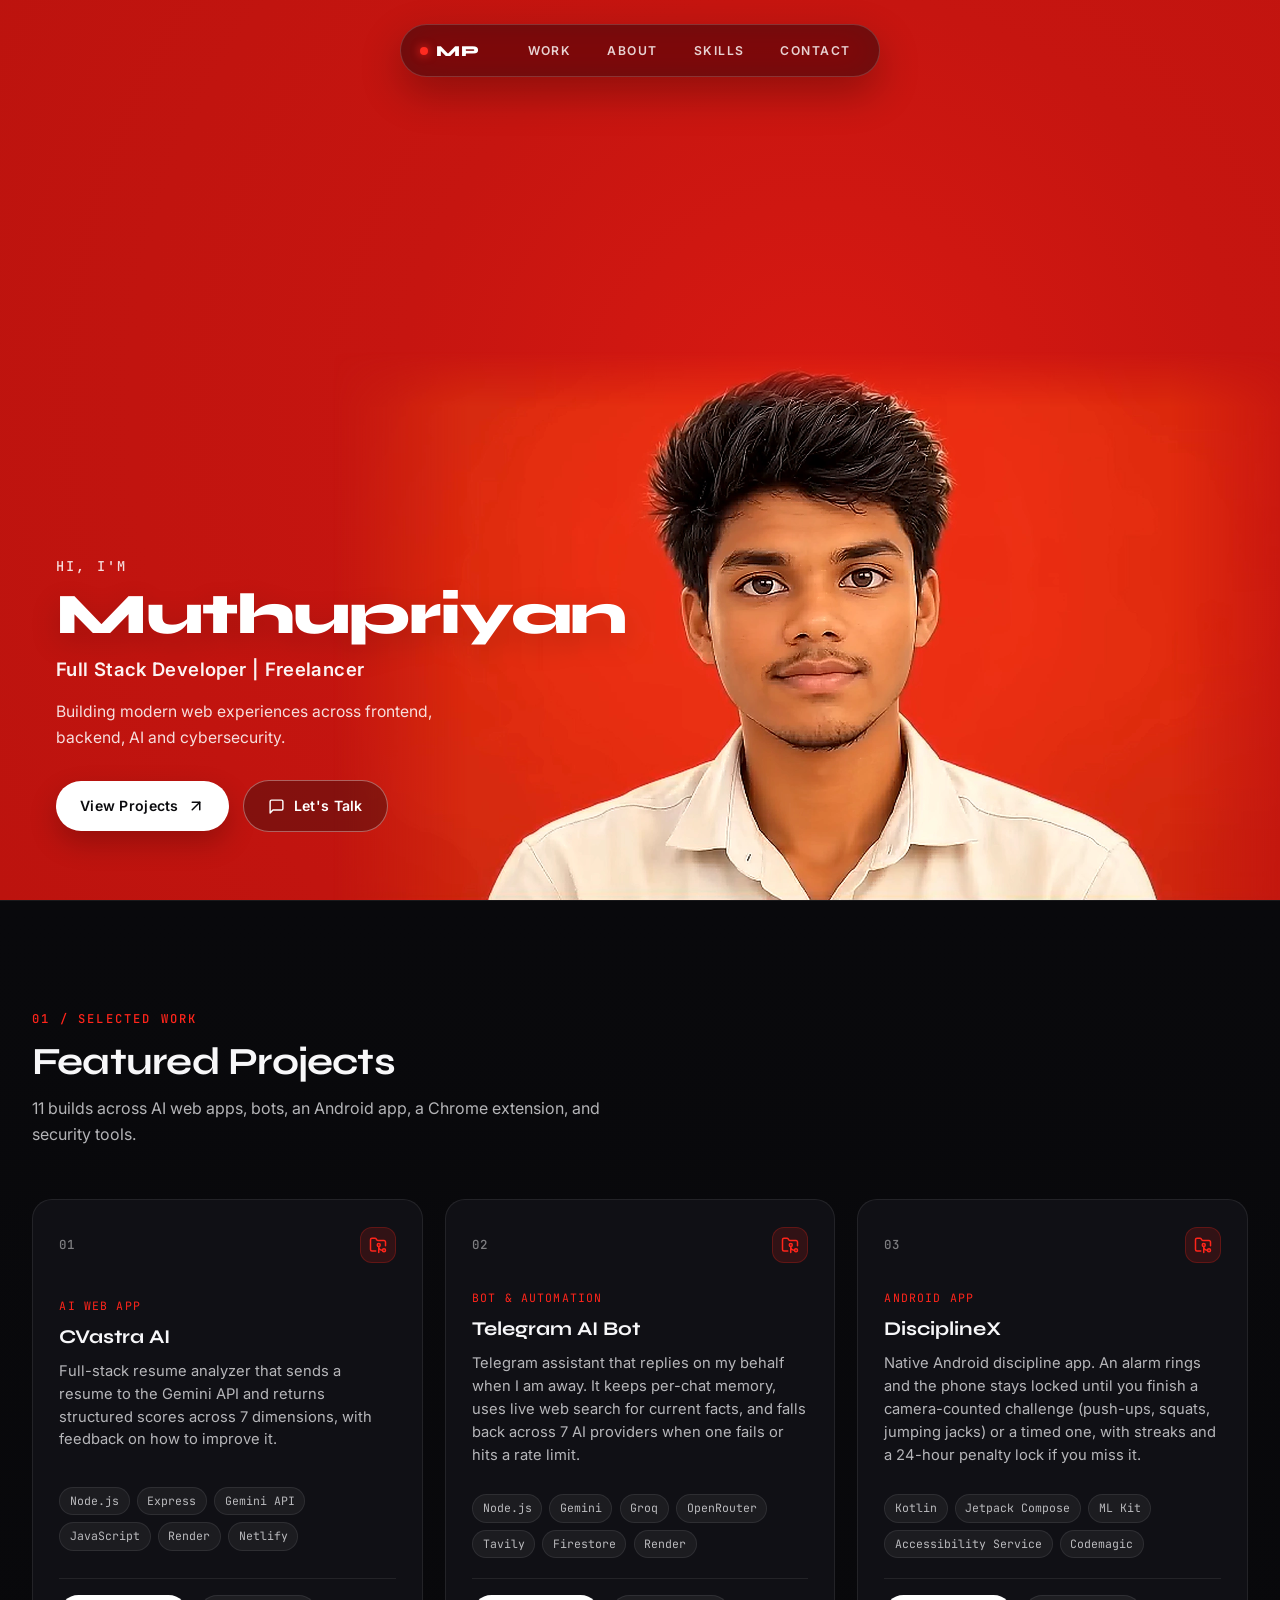
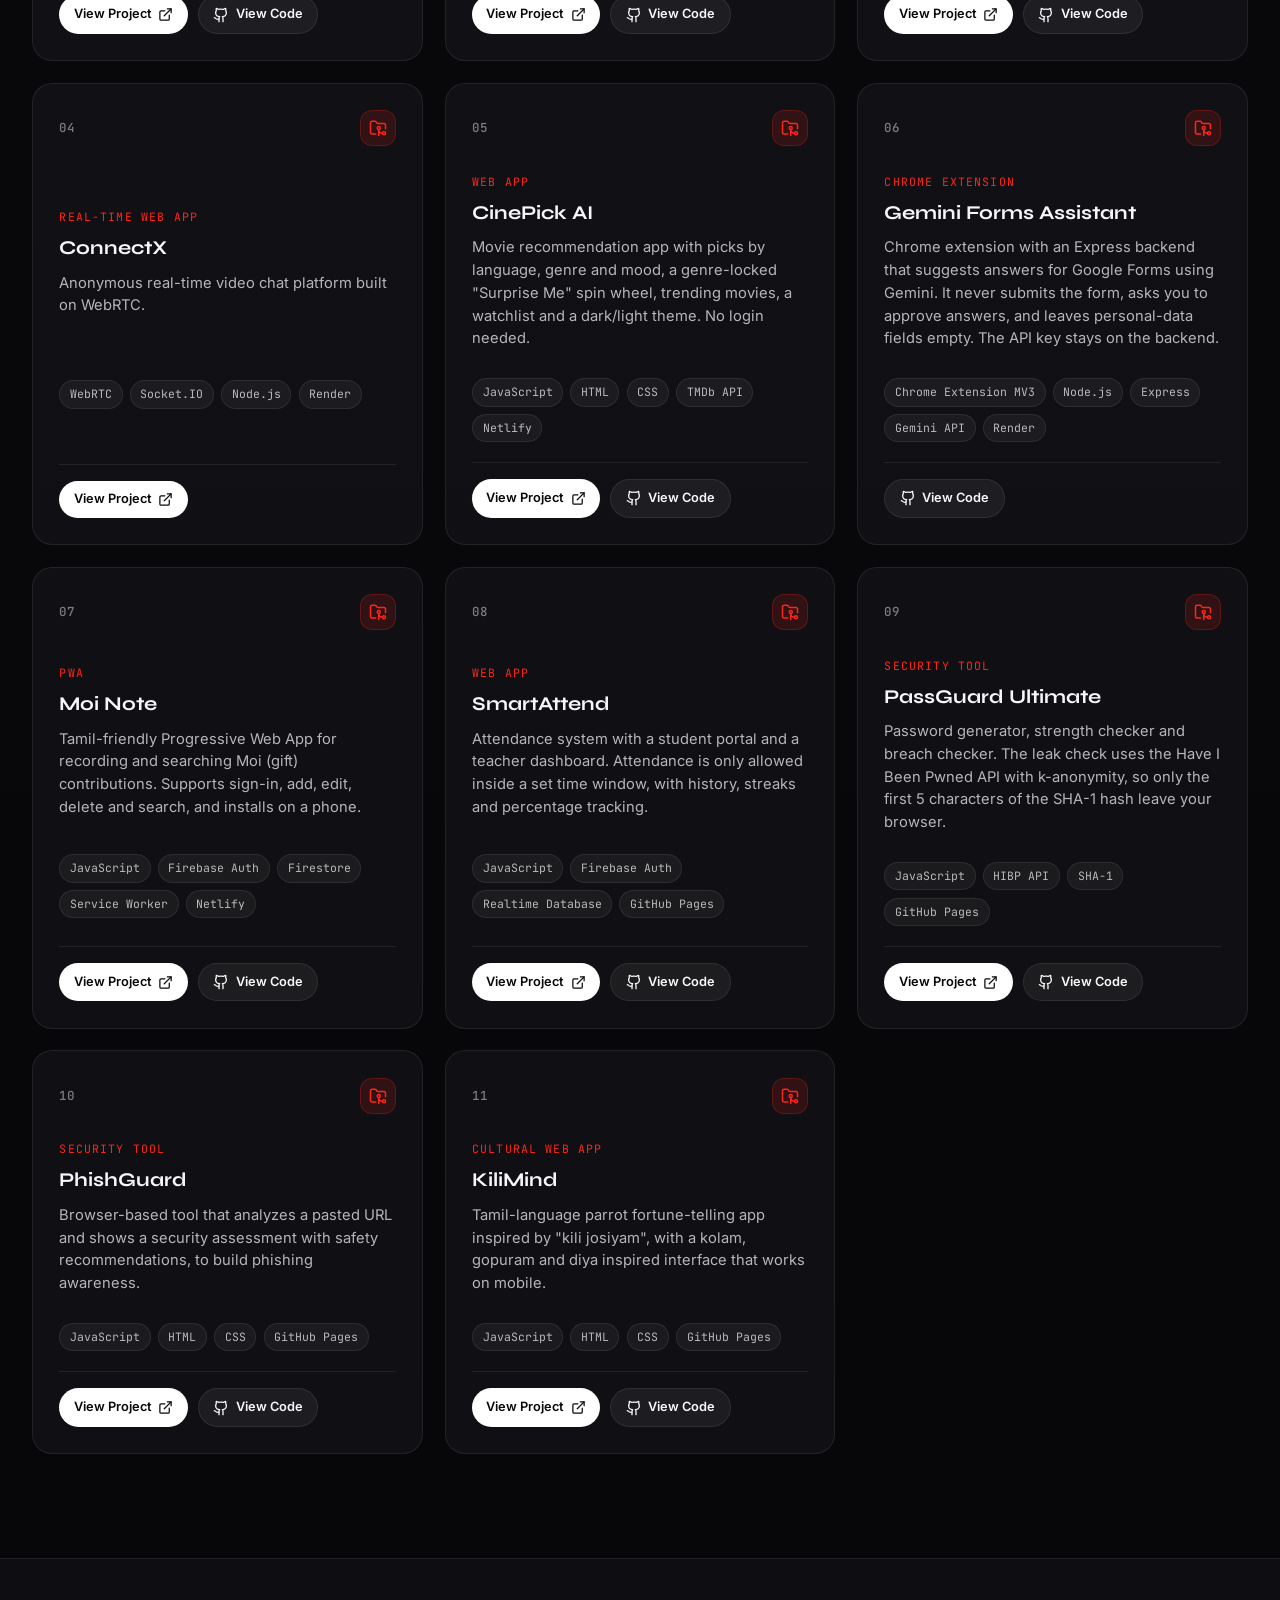
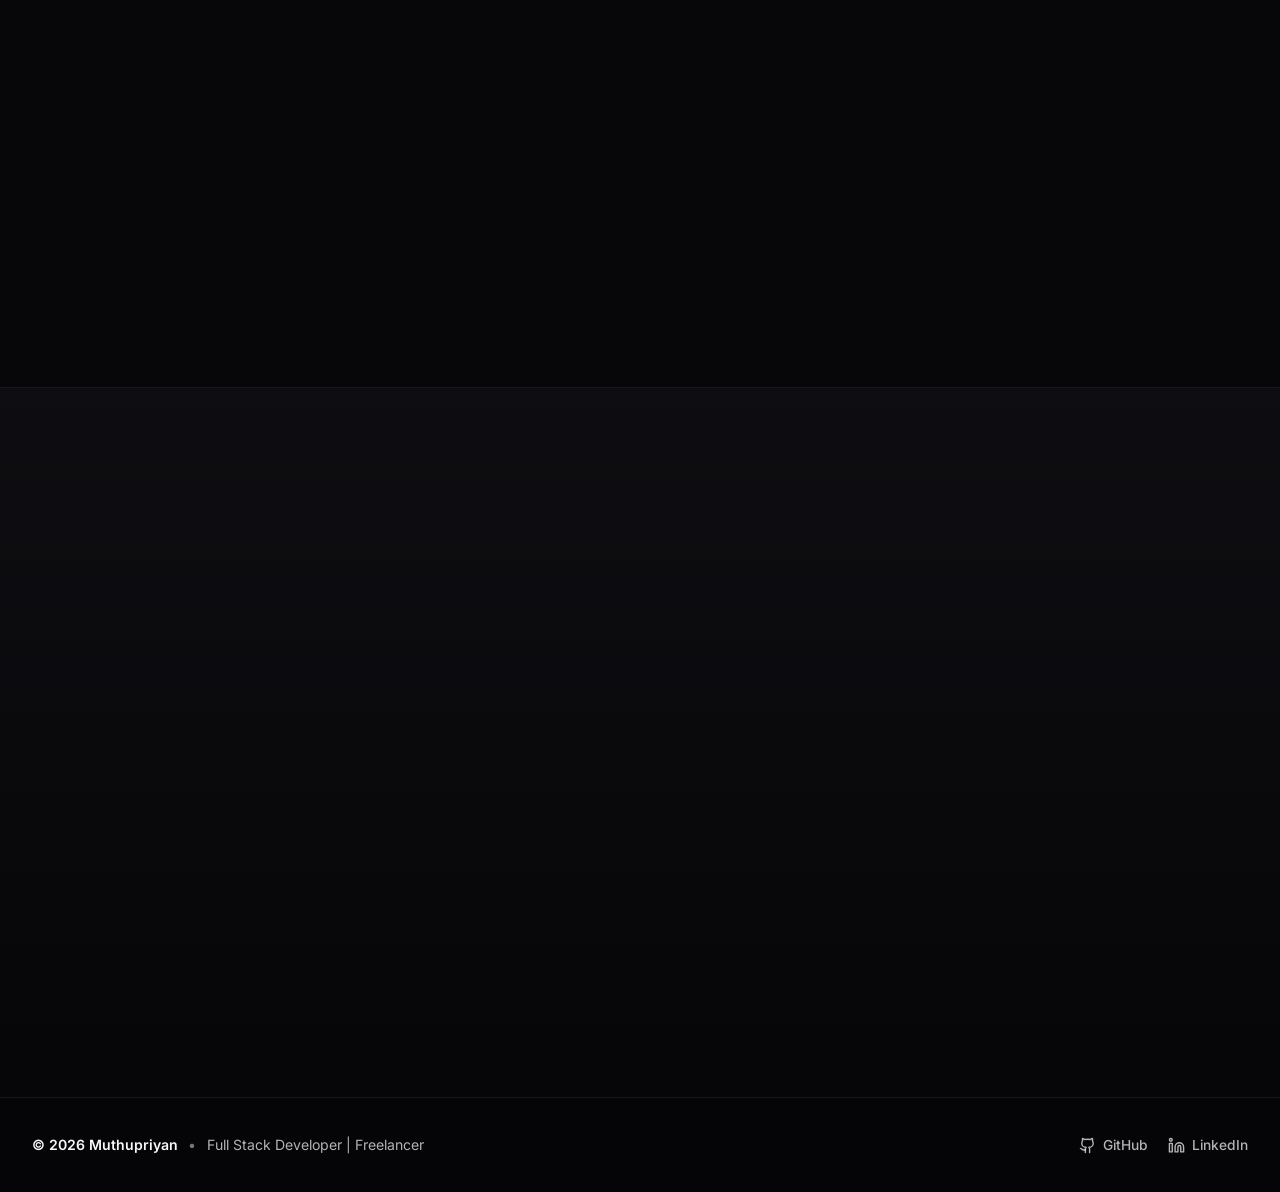
<file: Muthupriyan-portfolio/index.html>
<!DOCTYPE html>
<html lang="en">
  <head>
    <meta charset="UTF-8" />
    <meta name="viewport" content="width=device-width, initial-scale=1.0" />
    <meta
      name="description"
      content="Muthupriyan — Full Stack Developer & Freelancer building modern, responsive, and interactive web experiences across frontend, backend, AI integrations, and cybersecurity."
    />
    <meta name="theme-color" content="#c61510" />
    <link rel="icon" href="data:image/svg+xml,%3Csvg xmlns='http://www.w3.org/2000/svg' viewBox='0 0 100 100'%3E%3Crect width='100' height='100' rx='22' fill='%23c61510'/%3E%3Ctext x='50' y='66' font-size='46' font-family='Arial' font-weight='700' text-anchor='middle' fill='white'%3EMP%3C/text%3E%3C/svg%3E" />
    <link rel="canonical" href="https://muthupriyan-portfolio.vercel.app/" />
    <meta property="og:type" content="website" />
    <meta property="og:site_name" content="Muthupriyan" />
    <meta property="og:title" content="Muthupriyan | Full Stack Developer &amp; Freelancer" />
    <meta property="og:description" content="AI web apps, Telegram bots, an Android app, a Chrome extension and security tools. Built and deployed by Muthupriyan." />
    <meta property="og:url" content="https://muthupriyan-portfolio.vercel.app/" />
    <meta property="og:image" content="https://muthupriyan-portfolio.vercel.app/og-image.jpg" />
    <meta property="og:image:width" content="1200" />
    <meta property="og:image:height" content="630" />
    <meta name="twitter:card" content="summary_large_image" />
    <meta name="twitter:title" content="Muthupriyan | Full Stack Developer &amp; Freelancer" />
    <meta name="twitter:description" content="AI web apps, Telegram bots, an Android app, a Chrome extension and security tools." />
    <meta name="twitter:image" content="https://muthupriyan-portfolio.vercel.app/og-image.jpg" />
    <title>Muthupriyan | Full Stack Developer &amp; Freelancer</title>
    <link rel="preconnect" href="https://fonts.googleapis.com" />
    <link rel="preconnect" href="https://fonts.gstatic.com" crossorigin />
    <link
      rel="stylesheet"
      href="https://fonts.googleapis.com/css2?family=Inter:wght@400;500;600;700&family=Syne:wght@600;700;800&family=JetBrains+Mono:wght@400;500&display=swap"
      media="print"
      onload="this.media='all'"
    />
    <noscript>
      <link
        rel="stylesheet"
        href="https://fonts.googleapis.com/css2?family=Inter:wght@400;500;600;700&family=Syne:wght@600;700;800&family=JetBrains+Mono:wght@400;500&display=swap"
      />
    </noscript>
    <link rel="preload" as="image" href="./center.webp" type="image/webp" media="(min-width: 769px)" />
    <link rel="preload" as="image" href="./center-m.webp" type="image/webp" media="(max-width: 768px)" />
    <link rel="stylesheet" href="./style.css" />
  </head>
  <body>
    <div class="app-shell">
      <a href="#work" class="skip-to-content">Skip to content</a>

      <!-- Custom Magnetic Cursor -->
      <div id="custom-cursor-layer" class="custom-cursor-layer" aria-hidden="true">
        <div id="cursor-aura" class="cursor-aura"></div>
        <div id="cursor-dot" class="cursor-dot"></div>
      </div>

      <!-- Floating Glass Navigation Pill -->
      <header id="navbar-wrapper" class="navbar-wrapper">
        <nav class="navbar-pill" aria-label="Primary Navigation">
          <a
            href="#hero"
            data-scroll-link
            class="navbar-brand"
            aria-label="Muthupriyan Home"
          >
            <span class="navbar-brand__dot" aria-hidden="true"></span>
            <span class="navbar-brand__text">MP</span>
          </a>

          <ul class="navbar-links">
            <li><a href="#work" data-scroll-link class="navbar-link">WORK</a></li>
            <li><a href="#about" data-scroll-link class="navbar-link">ABOUT</a></li>
            <li><a href="#skills" data-scroll-link class="navbar-link">SKILLS</a></li>
            <li><a href="#contact" data-scroll-link class="navbar-link">CONTACT</a></li>
          </ul>

          <button
            type="button"
            id="navbar-mobile-toggle"
            class="navbar-mobile-toggle"
            aria-expanded="false"
            aria-controls="mobile-nav-menu"
            aria-label="Open navigation menu"
          >
            <svg
              id="navbar-menu-icon"
              xmlns="http://www.w3.org/2000/svg"
              width="20"
              height="20"
              viewBox="0 0 24 24"
              fill="none"
              stroke="currentColor"
              stroke-width="2"
              stroke-linecap="round"
              stroke-linejoin="round"
            >
              <line x1="4" x2="20" y1="12" y2="12" />
              <line x1="4" x2="20" y1="6" y2="6" />
              <line x1="4" x2="20" y1="18" y2="18" />
            </svg>
            <svg
              id="navbar-close-icon"
              style="display: none"
              xmlns="http://www.w3.org/2000/svg"
              width="20"
              height="20"
              viewBox="0 0 24 24"
              fill="none"
              stroke="currentColor"
              stroke-width="2"
              stroke-linecap="round"
              stroke-linejoin="round"
            >
              <path d="M18 6 6 18" />
              <path d="m6 6 12 12" />
            </svg>
          </button>
        </nav>

        <div
          id="mobile-nav-menu"
          class="navbar-mobile-menu"
          role="dialog"
          aria-label="Mobile Navigation"
          hidden
        >
          <ul class="navbar-mobile-list">
            <li><a href="#work" data-scroll-link class="navbar-mobile-link">WORK</a></li>
            <li><a href="#about" data-scroll-link class="navbar-mobile-link">ABOUT</a></li>
            <li><a href="#skills" data-scroll-link class="navbar-mobile-link">SKILLS</a></li>
            <li><a href="#contact" data-scroll-link class="navbar-mobile-link">CONTACT</a></li>
          </ul>
        </div>
      </header>

      <main id="main-content">
        <!-- Hero Section -->
        <section id="hero" class="hero-section" aria-label="Introduction">
          <div class="hero-character-wrapper">
            <div
              class="character-stage"
              aria-label="Interactive 3D character portrait of Muthupriyan"
            >
              <canvas
                id="character-canvas"
                width="1920"
                height="1082"
                class="character-canvas"
                role="img"
                aria-label="Muthupriyan 3D character looking toward your cursor"
              ></canvas>
            </div>
          </div>

          <div class="hero-content-container">
            <div class="hero-text-block">
              <p class="hero-greeting">Hi, I&apos;m</p>
              <h1 class="hero-name">Muthupriyan</h1>
              <p class="hero-title">Full Stack Developer | Freelancer</p>
              <p class="hero-bio">
                Building modern web experiences across frontend, backend, AI and cybersecurity.
              </p>

              <div class="hero-actions">
                <a href="#work" data-scroll-link class="hero-btn hero-btn--primary">
                  <span>View Projects</span>
                  <svg
                    xmlns="http://www.w3.org/2000/svg"
                    width="18"
                    height="18"
                    viewBox="0 0 24 24"
                    fill="none"
                    stroke="currentColor"
                    stroke-width="2"
                    stroke-linecap="round"
                    stroke-linejoin="round"
                    aria-hidden="true"
                  >
                    <path d="M7 7h10v10" />
                    <path d="M7 17 17 7" />
                  </svg>
                </a>
                <a href="#contact" data-scroll-link class="hero-btn hero-btn--secondary">
                  <svg
                    xmlns="http://www.w3.org/2000/svg"
                    width="17"
                    height="17"
                    viewBox="0 0 24 24"
                    fill="none"
                    stroke="currentColor"
                    stroke-width="2"
                    stroke-linecap="round"
                    stroke-linejoin="round"
                    aria-hidden="true"
                  >
                    <path d="M21 15a2 2 0 0 1-2 2H7l-4 4V5a2 2 0 0 1 2-2h14a2 2 0 0 1 2 2z" />
                  </svg>
                  <span>Let&apos;s Talk</span>
                </a>
              </div>
            </div>
          </div>
        </section>

        <!-- Projects Section -->
        <section id="work" class="section projects-section" aria-labelledby="projects-heading">
          <div class="section-container">
            <div class="section-header">
              <span class="section-eyebrow">01 / SELECTED WORK</span>
              <h2 id="projects-heading" class="section-title">Featured Projects</h2>
              <p class="section-subtitle">
                11 builds across AI web apps, bots, an Android app, a Chrome extension, and security tools.
              </p>
            </div>
            <div id="projects-grid" class="projects-grid"></div>
          </div>
        </section>

        <!-- About Section -->
        <section id="about" class="section about-section" aria-labelledby="about-heading">
          <div class="section-container">
            <div class="section-header">
              <span class="section-eyebrow">02 / ABOUT</span>
              <h2 id="about-heading" class="section-title">
                Crafting Practical Digital Products
              </h2>
            </div>

            <div class="about-grid">
              <div class="about-bio-card">
                <div class="about-bio-badge">
                  <span class="status-indicator" aria-hidden="true"></span>
                  <span>Full Stack Developer | Freelancer</span>
                </div>
                <p class="about-bio-text">
                  I&apos;m Muthupriyan, a Full Stack Developer and Freelancer focused on building
                  modern, responsive and interactive web experiences. I work across frontend,
                  backend, AI integrations and cybersecurity, turning ideas into practical digital
                  products with clean design and useful functionality.
                </p>
              </div>

              <div class="about-areas-wrapper">
                <h3 class="about-areas-heading">Areas of Work</h3>
                <div id="about-areas-grid" class="about-areas-grid"></div>
              </div>
            </div>
          </div>
        </section>

        <!-- Skills Section -->
        <section id="skills" class="section skills-section" aria-labelledby="skills-heading">
          <div class="section-container">
            <div class="section-header">
              <span class="section-eyebrow">03 / SKILLS</span>
              <h2 id="skills-heading" class="section-title">
                Technical Stack &amp; Capabilities
              </h2>
              <p class="section-subtitle">
                Technologies, security tools, and APIs used to build full-stack web products and
                automated workflows.
              </p>
            </div>
            <div id="skills-groups-grid" class="skills-groups-grid"></div>
          </div>
        </section>

        <!-- Contact Section -->
        <section id="contact" class="section contact-section" aria-labelledby="contact-heading">
          <div class="section-container">
            <div class="contact-panel">
              <div class="contact-panel__left">
                <span class="section-eyebrow">04 / CONTACT</span>
                <h2 id="contact-heading" class="contact-title">
                  Let&apos;s Build Something Exceptional
                </h2>
                <p class="contact-lead">
                  Available for freelance projects, full-stack web development, AI integrations,
                  and security-focused engineering.
                </p>

                <div class="contact-cta-group">
                  <a
                    href="mailto:smuthupriyan020108@gmail.com"
                    class="contact-btn contact-btn--primary"
                  >
                    <svg
                      xmlns="http://www.w3.org/2000/svg"
                      width="18"
                      height="18"
                      viewBox="0 0 24 24"
                      fill="none"
                      stroke="currentColor"
                      stroke-width="2"
                      stroke-linecap="round"
                      stroke-linejoin="round"
                      aria-hidden="true"
                    >
                      <rect width="20" height="16" x="2" y="4" rx="2" />
                      <path d="m22 7-8.97 5.7a1.94 1.94 0 0 1-2.06 0L2 7" />
                    </svg>
                    <span>Email Me</span>
                    <svg
                      xmlns="http://www.w3.org/2000/svg"
                      width="16"
                      height="16"
                      viewBox="0 0 24 24"
                      fill="none"
                      stroke="currentColor"
                      stroke-width="2"
                      stroke-linecap="round"
                      stroke-linejoin="round"
                      aria-hidden="true"
                    >
                      <path d="M7 7h10v10" />
                      <path d="M7 17 17 7" />
                    </svg>
                  </a>

                  <a
                    href="https://github.com/muthupriyan-dev"
                    target="_blank"
                    rel="noopener noreferrer"
                    class="contact-btn contact-btn--glass"
                  >
                    <svg
                      xmlns="http://www.w3.org/2000/svg"
                      width="18"
                      height="18"
                      viewBox="0 0 24 24"
                      fill="none"
                      stroke="currentColor"
                      stroke-width="2"
                      stroke-linecap="round"
                      stroke-linejoin="round"
                      aria-hidden="true"
                    >
                      <path d="M15 22v-4a4.8 4.8 0 0 0-1-3.5c3 0 6-2 6-5.5.08-1.25-.27-2.48-1-3.5.28-1.15.28-2.35 0-3.5 0 0-1 0-3 1.5-2.64-.5-5.36-.5-8 0C6 2 5 2 5 2c-.3 1.15-.3 2.35 0 3.5A5.403 5.403 0 0 0 4 9c0 3.5 3 5.5 6 5.5-.39.49-.68 1.05-.85 1.65-.17.6-.22 1.23-.15 1.85v4" />
                      <path d="M9 18c-4.51 2-5-2-7-2" />
                    </svg>
                    <span>GitHub</span>
                    <svg
                      xmlns="http://www.w3.org/2000/svg"
                      width="16"
                      height="16"
                      viewBox="0 0 24 24"
                      fill="none"
                      stroke="currentColor"
                      stroke-width="2"
                      stroke-linecap="round"
                      stroke-linejoin="round"
                      aria-hidden="true"
                    >
                      <path d="M7 7h10v10" />
                      <path d="M7 17 17 7" />
                    </svg>
                  </a>

                  <a
                    href="https://www.linkedin.com/in/muthupriyan-s-b76698377"
                    target="_blank"
                    rel="noopener noreferrer"
                    class="contact-btn contact-btn--glass"
                  >
                    <svg
                      xmlns="http://www.w3.org/2000/svg"
                      width="18"
                      height="18"
                      viewBox="0 0 24 24"
                      fill="none"
                      stroke="currentColor"
                      stroke-width="2"
                      stroke-linecap="round"
                      stroke-linejoin="round"
                      aria-hidden="true"
                    >
                      <path d="M16 8a6 6 0 0 1 6 6v7h-4v-7a2 2 0 0 0-2-2 2 2 0 0 0-2 2v7h-4v-7a6 6 0 0 1 6-6z" />
                      <rect width="4" height="12" x="2" y="9" />
                      <circle cx="4" cy="4" r="2" />
                    </svg>
                    <span>LinkedIn</span>
                    <svg
                      xmlns="http://www.w3.org/2000/svg"
                      width="16"
                      height="16"
                      viewBox="0 0 24 24"
                      fill="none"
                      stroke="currentColor"
                      stroke-width="2"
                      stroke-linecap="round"
                      stroke-linejoin="round"
                      aria-hidden="true"
                    >
                      <path d="M7 7h10v10" />
                      <path d="M7 17 17 7" />
                    </svg>
                  </a>
                </div>
              </div>

              <div class="contact-panel__right">
                <div class="contact-card">
                  <div class="contact-card__header">
                    <h3 class="contact-card__name">Muthupriyan</h3>
                    <p class="contact-card__role">Full Stack Developer | Freelancer</p>
                  </div>

                  <dl class="contact-details-list">
                    <div class="contact-detail-item">
                      <dt class="contact-detail-label">
                        <svg
                          xmlns="http://www.w3.org/2000/svg"
                          width="16"
                          height="16"
                          viewBox="0 0 24 24"
                          fill="none"
                          stroke="currentColor"
                          stroke-width="2"
                          stroke-linecap="round"
                          stroke-linejoin="round"
                          aria-hidden="true"
                        >
                          <rect width="20" height="16" x="2" y="4" rx="2" />
                          <path d="m22 7-8.97 5.7a1.94 1.94 0 0 1-2.06 0L2 7" />
                        </svg>
                        <span>Email</span>
                      </dt>
                      <dd class="contact-detail-value">
                        <a href="mailto:smuthupriyan020108@gmail.com">
                          smuthupriyan020108@gmail.com
                        </a>
                      </dd>
                    </div>

                    <div class="contact-detail-item">
                      <dt class="contact-detail-label">
                        <svg
                          xmlns="http://www.w3.org/2000/svg"
                          width="16"
                          height="16"
                          viewBox="0 0 24 24"
                          fill="none"
                          stroke="currentColor"
                          stroke-width="2"
                          stroke-linecap="round"
                          stroke-linejoin="round"
                          aria-hidden="true"
                        >
                          <path d="M22 16.92v3a2 2 0 0 1-2.18 2 19.79 19.79 0 0 1-8.63-3.07 19.5 19.5 0 0 1-6-6 19.79 19.79 0 0 1-3.07-8.67A2 2 0 0 1 4.11 2h3a2 2 0 0 1 2 1.72 12.84 12.84 0 0 0 .7 2.81 2 2 0 0 1-.45 2.11L8.09 9.91a16 16 0 0 0 6 6l1.27-1.27a2 2 0 0 1 2.11-.45 12.84 12.84 0 0 0 2.81.7A2 2 0 0 1 22 16.92z" />
                        </svg>
                        <span>Phone</span>
                      </dt>
                      <dd class="contact-detail-value">
                        <a href="tel:+918122510871">+91 8122510871</a>
                      </dd>
                    </div>

                    <div class="contact-detail-item">
                      <dt class="contact-detail-label">
                        <svg
                          xmlns="http://www.w3.org/2000/svg"
                          width="16"
                          height="16"
                          viewBox="0 0 24 24"
                          fill="none"
                          stroke="currentColor"
                          stroke-width="2"
                          stroke-linecap="round"
                          stroke-linejoin="round"
                          aria-hidden="true"
                        >
                          <path d="M15 22v-4a4.8 4.8 0 0 0-1-3.5c3 0 6-2 6-5.5.08-1.25-.27-2.48-1-3.5.28-1.15.28-2.35 0-3.5 0 0-1 0-3 1.5-2.64-.5-5.36-.5-8 0C6 2 5 2 5 2c-.3 1.15-.3 2.35 0 3.5A5.403 5.403 0 0 0 4 9c0 3.5 3 5.5 6 5.5-.39.49-.68 1.05-.85 1.65-.17.6-.22 1.23-.15 1.85v4" />
                          <path d="M9 18c-4.51 2-5-2-7-2" />
                        </svg>
                        <span>GitHub</span>
                      </dt>
                      <dd class="contact-detail-value">
                        <a
                          href="https://github.com/muthupriyan-dev"
                          target="_blank"
                          rel="noopener noreferrer"
                        >
                          github.com/muthupriyan-dev
                        </a>
                      </dd>
                    </div>

                    <div class="contact-detail-item">
                      <dt class="contact-detail-label">
                        <svg
                          xmlns="http://www.w3.org/2000/svg"
                          width="16"
                          height="16"
                          viewBox="0 0 24 24"
                          fill="none"
                          stroke="currentColor"
                          stroke-width="2"
                          stroke-linecap="round"
                          stroke-linejoin="round"
                          aria-hidden="true"
                        >
                          <path d="M16 8a6 6 0 0 1 6 6v7h-4v-7a2 2 0 0 0-2-2 2 2 0 0 0-2 2v7h-4v-7a6 6 0 0 1 6-6z" />
                          <rect width="4" height="12" x="2" y="9" />
                          <circle cx="4" cy="4" r="2" />
                        </svg>
                        <span>LinkedIn</span>
                      </dt>
                      <dd class="contact-detail-value">
                        <a
                          href="https://www.linkedin.com/in/muthupriyan-s-b76698377"
                          target="_blank"
                          rel="noopener noreferrer"
                        >
                          linkedin.com/in/muthupriyan-s-b76698377
                        </a>
                      </dd>
                    </div>
                  </dl>
                </div>
              </div>
            </div>
          </div>
        </section>
      </main>

      <!-- Footer -->
      <footer class="site-footer">
        <div class="section-container footer-inner">
          <div class="footer-copy">
            <p class="footer-copyright">&copy; 2026 Muthupriyan</p>
            <span class="footer-divider" aria-hidden="true">&bull;</span>
            <p class="footer-role">Full Stack Developer | Freelancer</p>
          </div>

          <div class="footer-links">
            <a
              href="https://github.com/muthupriyan-dev"
              target="_blank"
              rel="noopener noreferrer"
              class="footer-social-link"
              aria-label="GitHub Profile"
            >
              <svg
                xmlns="http://www.w3.org/2000/svg"
                width="17"
                height="17"
                viewBox="0 0 24 24"
                fill="none"
                stroke="currentColor"
                stroke-width="2"
                stroke-linecap="round"
                stroke-linejoin="round"
                aria-hidden="true"
              >
                <path d="M15 22v-4a4.8 4.8 0 0 0-1-3.5c3 0 6-2 6-5.5.08-1.25-.27-2.48-1-3.5.28-1.15.28-2.35 0-3.5 0 0-1 0-3 1.5-2.64-.5-5.36-.5-8 0C6 2 5 2 5 2c-.3 1.15-.3 2.35 0 3.5A5.403 5.403 0 0 0 4 9c0 3.5 3 5.5 6 5.5-.39.49-.68 1.05-.85 1.65-.17.6-.22 1.23-.15 1.85v4" />
                <path d="M9 18c-4.51 2-5-2-7-2" />
              </svg>
              <span>GitHub</span>
            </a>
            <a
              href="https://www.linkedin.com/in/muthupriyan-s-b76698377"
              target="_blank"
              rel="noopener noreferrer"
              class="footer-social-link"
              aria-label="LinkedIn Profile"
            >
              <svg
                xmlns="http://www.w3.org/2000/svg"
                width="17"
                height="17"
                viewBox="0 0 24 24"
                fill="none"
                stroke="currentColor"
                stroke-width="2"
                stroke-linecap="round"
                stroke-linejoin="round"
                aria-hidden="true"
              >
                <path d="M16 8a6 6 0 0 1 6 6v7h-4v-7a2 2 0 0 0-2-2 2 2 0 0 0-2 2v7h-4v-7a6 6 0 0 1 6-6z" />
                <rect width="4" height="12" x="2" y="9" />
                <circle cx="4" cy="4" r="2" />
              </svg>
              <span>LinkedIn</span>
            </a>
          </div>
        </div>
      </footer>
    </div>

    <script src="./script.js" defer></script>
  </body>
</html>
</file>
<file: Muthupriyan-portfolio/style.css>
:root {
  --hero-red-core: #d81912;
  --hero-red-mid: #c61510;
  --hero-red-edge: #bc130e;
  --bg-dark: #070709;
  --bg-elevated: #0e0e12;
  --bg-card: rgba(20, 20, 26, 0.72);
  --bg-card-hover: rgba(28, 28, 36, 0.9);
  --border-subtle: rgba(255, 255, 255, 0.08);
  --border-accent: rgba(255, 46, 36, 0.38);
  --text-primary: #f7f7f9;
  --text-secondary: rgba(247, 247, 249, 0.72);
  --text-muted: rgba(247, 247, 249, 0.48);
  --accent-red: #ff251b;
  --accent-red-soft: rgba(255, 37, 27, 0.14);
  --font-sans: 'Inter', -apple-system, BlinkMacSystemFont, 'Segoe UI', Roboto, sans-serif;
  --font-display: 'Syne', 'Inter', sans-serif;
  --font-mono: 'JetBrains Mono', monospace;
}

*,
*::before,
*::after {
  box-sizing: border-box;
  margin: 0;
  padding: 0;
}

html {
  scroll-behavior: smooth;
  background-color: var(--bg-dark);
  color: var(--text-primary);
  font-family: var(--font-sans);
  -webkit-font-smoothing: antialiased;
  -moz-osx-font-smoothing: grayscale;
}

body {
  min-height: 100vh;
  overflow-x: hidden;
  background-color: var(--bg-dark);
  color: var(--text-primary);
  line-height: 1.6;
}

/* Accessibility Skip Link */
.skip-to-content {
  position: fixed;
  top: -100px;
  left: 1.5rem;
  z-index: 9999;
  padding: 0.65rem 1.15rem;
  background: #ffffff;
  color: #09090b;
  font-weight: 600;
  font-size: 0.875rem;
  border-radius: 999px;
  text-decoration: none;
  transition: top 0.2s ease;
}

.skip-to-content:focus {
  top: 1.25rem;
}

:focus-visible {
  outline: 2px solid #ffffff;
  outline-offset: 3px;
}

/* ==================================================
   CUSTOM MAGNETIC CURSOR
   ================================================== */
.custom-cursor-layer {
  position: fixed;
  inset: 0;
  pointer-events: none;
  z-index: 9998;
  overflow: hidden;
}

.cursor-dot {
  position: fixed;
  top: 0;
  left: 0;
  width: 8px;
  height: 8px;
  border-radius: 50%;
  background: #ffffff;
  box-shadow: 0 0 12px rgba(255, 255, 255, 0.95), 0 0 24px rgba(255, 255, 255, 0.55);
  opacity: 0;
  will-change: transform;
  transition: opacity 0.25s ease;
}

.cursor-aura {
  position: fixed;
  top: 0;
  left: 0;
  width: 36px;
  height: 36px;
  border-radius: 50%;
  border: 1px solid rgba(255, 255, 255, 0.38);
  background: radial-gradient(circle, rgba(255, 255, 255, 0.14) 0%, rgba(255, 255, 255, 0) 72%);
  opacity: 0;
  will-change: transform;
  transition: opacity 0.25s ease, border-color 0.25s ease, background-color 0.25s ease;
}

.cursor-aura--active {
  border-color: rgba(255, 255, 255, 0.75);
  background: radial-gradient(circle, rgba(255, 255, 255, 0.24) 0%, rgba(255, 255, 255, 0.02) 75%);
}

@media (pointer: coarse), (prefers-reduced-motion: reduce) {
  .custom-cursor-layer {
    display: none !important;
  }
}

/* ==================================================
   FLOATING GLASS NAVIGATION PILL
   ================================================== */
.navbar-wrapper {
  position: fixed;
  top: 1.5rem;
  left: 0;
  right: 0;
  z-index: 1000;
  display: flex;
  flex-direction: column;
  align-items: center;
  padding: 0 1.25rem;
  pointer-events: none;
}

.navbar-pill {
  pointer-events: auto;
  display: flex;
  align-items: center;
  justify-content: space-between;
  gap: 2rem;
  padding: 0.55rem 0.75rem 0.55rem 1.15rem;
  border-radius: 999px;
  background: rgba(14, 14, 18, 0.52);
  backdrop-filter: blur(20px) saturate(160%);
  -webkit-backdrop-filter: blur(20px) saturate(160%);
  border: 1px solid rgba(255, 255, 255, 0.16);
  box-shadow: 0 16px 40px rgba(0, 0, 0, 0.28);
  transition: background 0.3s ease, border-color 0.3s ease, box-shadow 0.3s ease;
}

.navbar-wrapper--scrolled .navbar-pill {
  background: rgba(10, 10, 14, 0.78);
  border-color: rgba(255, 255, 255, 0.14);
  box-shadow: 0 20px 48px rgba(0, 0, 0, 0.45);
}

.navbar-brand {
  display: inline-flex;
  align-items: center;
  gap: 0.5rem;
  text-decoration: none;
  color: #ffffff;
  font-family: var(--font-display);
  font-weight: 800;
  font-size: 0.95rem;
  letter-spacing: 0.06em;
}

.navbar-brand__dot {
  width: 8px;
  height: 8px;
  border-radius: 50%;
  background: #ff2b20;
  box-shadow: 0 0 10px #ff2b20;
}

.navbar-links {
  display: flex;
  align-items: center;
  gap: 0.25rem;
  list-style: none;
}

.navbar-link {
  display: inline-block;
  padding: 0.45rem 1rem;
  border-radius: 999px;
  font-size: 0.76rem;
  font-weight: 600;
  letter-spacing: 0.12em;
  text-decoration: none;
  color: rgba(255, 255, 255, 0.82);
  transition: color 0.2s ease, background-color 0.2s ease, transform 0.2s ease;
}

.navbar-link:hover {
  color: #ffffff;
  background: rgba(255, 255, 255, 0.12);
}

.navbar-link--active {
  color: #09090b;
  background: #ffffff;
}

.navbar-link--active:hover {
  color: #09090b;
  background: #f2f2f5;
}

.navbar-mobile-toggle {
  display: none;
  align-items: center;
  justify-content: center;
  width: 38px;
  height: 38px;
  border-radius: 50%;
  border: 1px solid rgba(255, 255, 255, 0.18);
  background: rgba(255, 255, 255, 0.08);
  color: #ffffff;
  cursor: pointer;
  transition: background 0.2s ease;
}

.navbar-mobile-toggle:hover {
  background: rgba(255, 255, 255, 0.18);
}

.navbar-mobile-menu {
  pointer-events: auto;
  margin-top: 0.65rem;
  width: min(100%, 340px);
  padding: 0.85rem;
  border-radius: 1.25rem;
  background: rgba(12, 12, 16, 0.92);
  backdrop-filter: blur(24px);
  -webkit-backdrop-filter: blur(24px);
  border: 1px solid rgba(255, 255, 255, 0.15);
  box-shadow: 0 24px 48px rgba(0, 0, 0, 0.5);
  animation: menuFadeIn 0.2s ease-out;
}

.navbar-mobile-menu[hidden] {
  display: none !important;
}

.navbar-mobile-list {
  list-style: none;
  display: flex;
  flex-direction: column;
  gap: 0.35rem;
}

.navbar-mobile-link {
  display: block;
  padding: 0.75rem 1rem;
  border-radius: 0.85rem;
  color: rgba(255, 255, 255, 0.88);
  text-decoration: none;
  font-size: 0.82rem;
  font-weight: 600;
  letter-spacing: 0.12em;
  transition: background 0.2s ease, color 0.2s ease;
}

.navbar-mobile-link:hover,
.navbar-mobile-link--active {
  background: rgba(255, 255, 255, 0.14);
  color: #ffffff;
}

@keyframes menuFadeIn {
  from {
    opacity: 0;
    transform: translateY(-8px);
  }
  to {
    opacity: 1;
    transform: translateY(0);
  }
}

/* ==================================================
   HERO SECTION & SEAMLESS CHARACTER STAGE
   ================================================== */
.hero-section {
  position: relative;
  width: 100vw;
  min-width: 100vw;
  min-height: 100vh;
  overflow: hidden;
  background: radial-gradient(
    circle at 64% 46%,
    var(--hero-red-core) 0%,
    var(--hero-red-mid) 44%,
    var(--hero-red-edge) 100%
  );
  display: flex;
  align-items: flex-end;
  justify-content: flex-start;
}

.hero-character-wrapper {
  position: absolute;
  inset: 0;
  display: flex;
  align-items: flex-end;
  justify-content: flex-end;
  pointer-events: none;
  z-index: 1;
}

.character-stage {
  position: relative;
  width: min(76vw, 1280px);
  height: 100vh;
  display: flex;
  align-items: flex-end;
  justify-content: center;
  margin-right: -2vw;
}

.character-canvas {
  display: block;
  width: 100%;
  height: auto;
  max-height: 95vh;
  object-fit: contain;
  object-position: bottom center;
  opacity: 0;
  transition: opacity 0.35s ease;
  -webkit-mask-image: linear-gradient(
      to right,
      transparent 0%,
      #000000 14%,
      #000000 86%,
      transparent 100%
    ),
    linear-gradient(to bottom, transparent 0%, #000000 10%, #000000 100%);
  -webkit-mask-composite: source-in;
  mask-image: linear-gradient(
      to right,
      transparent 0%,
      #000000 14%,
      #000000 86%,
      transparent 100%
    ),
    linear-gradient(to bottom, transparent 0%, #000000 10%, #000000 100%);
  mask-composite: intersect;
}

.character-canvas--ready {
  opacity: 1;
}

.hero-content-container {
  position: relative;
  z-index: 2;
  width: 100%;
  max-width: 1360px;
  margin: 0 auto;
  padding: 7.5rem 3.5rem 4.25rem;
  display: flex;
  align-items: flex-end;
  pointer-events: none;
}

.hero-text-block {
  pointer-events: auto;
  max-width: 500px;
  animation: heroEntrance 0.75s cubic-bezier(0.16, 1, 0.3, 1) both;
}

.hero-greeting {
  font-family: var(--font-mono);
  font-size: 0.85rem;
  font-weight: 500;
  letter-spacing: 0.16em;
  text-transform: uppercase;
  color: rgba(255, 255, 255, 0.86);
  margin-bottom: 0.45rem;
}

.hero-name {
  font-family: var(--font-display);
  font-size: clamp(2.45rem, 4.5vw, 4.1rem);
  font-weight: 800;
  line-height: 1.04;
  letter-spacing: -0.02em;
  color: #ffffff;
  margin-bottom: 0.65rem;
  text-shadow: 0 10px 30px rgba(0, 0, 0, 0.18);
}

.hero-title {
  font-size: clamp(1.02rem, 1.45vw, 1.22rem);
  font-weight: 600;
  letter-spacing: 0.02em;
  color: rgba(255, 255, 255, 0.95);
  margin-bottom: 0.9rem;
}

.hero-bio {
  font-size: 0.98rem;
  line-height: 1.65;
  color: rgba(255, 255, 255, 0.86);
  margin-bottom: 1.85rem;
  max-width: 430px;
}

.hero-actions {
  display: flex;
  flex-wrap: wrap;
  align-items: center;
  gap: 0.85rem;
}

.hero-btn {
  display: inline-flex;
  align-items: center;
  justify-content: center;
  gap: 0.55rem;
  padding: 0.85rem 1.5rem;
  border-radius: 999px;
  font-size: 0.88rem;
  font-weight: 600;
  letter-spacing: 0.02em;
  text-decoration: none;
  transition: transform 0.22s ease, box-shadow 0.22s ease, background-color 0.22s ease;
}

.hero-btn--primary {
  background: #ffffff;
  color: #0b0b0e;
  box-shadow: 0 12px 28px rgba(0, 0, 0, 0.22);
}

.hero-btn--primary:hover {
  transform: translateY(-2px);
  background: #f5f5f7;
  box-shadow: 0 16px 34px rgba(0, 0, 0, 0.3);
}

.hero-btn--secondary {
  background: rgba(12, 12, 16, 0.34);
  color: #ffffff;
  border: 1px solid rgba(255, 255, 255, 0.34);
  backdrop-filter: blur(14px);
  -webkit-backdrop-filter: blur(14px);
}

.hero-btn--secondary:hover {
  transform: translateY(-2px);
  background: rgba(12, 12, 16, 0.52);
  border-color: rgba(255, 255, 255, 0.55);
}

@keyframes heroEntrance {
  from {
    opacity: 0;
    transform: translateY(22px);
  }
  to {
    opacity: 1;
    transform: translateY(0);
  }
}

/* ==================================================
   SHARED SECTION LAYOUT
   ================================================== */
.section {
  position: relative;
  padding: 6.5rem 2rem;
  content-visibility: auto;
  contain-intrinsic-size: 1px 800px;
}

.section-container {
  max-width: 1240px;
  margin: 0 auto;
}

.section-header {
  margin-bottom: 3.25rem;
}

.section-eyebrow {
  display: inline-block;
  font-family: var(--font-mono);
  font-size: 0.76rem;
  font-weight: 500;
  letter-spacing: 0.18em;
  text-transform: uppercase;
  color: var(--accent-red);
  margin-bottom: 0.65rem;
}

.section-title {
  font-family: var(--font-display);
  font-size: clamp(1.85rem, 3vw, 2.65rem);
  font-weight: 700;
  letter-spacing: -0.02em;
  color: var(--text-primary);
  line-height: 1.15;
}

.section-subtitle {
  margin-top: 0.75rem;
  font-size: 1rem;
  color: var(--text-secondary);
  max-width: 600px;
}

/* ==================================================
   PROJECTS SECTION
   ================================================== */
.projects-section {
  background: linear-gradient(180deg, #09090c 0%, var(--bg-dark) 100%);
  border-top: 1px solid var(--border-subtle);
}

.projects-grid {
  display: grid;
  grid-template-columns: repeat(auto-fill, minmax(290px, 1fr));
  gap: 1.35rem;
}

.project-card {
  position: relative;
  display: flex;
  flex-direction: column;
  justify-content: space-between;
  padding: 1.65rem;
  border-radius: 1.25rem;
  background: var(--bg-card);
  border: 1px solid var(--border-subtle);
  transition: transform 0.25s ease, border-color 0.25s ease, background-color 0.25s ease,
    box-shadow 0.25s ease;
}

.project-card:hover {
  transform: translateY(-4px);
  background: var(--bg-card-hover);
  border-color: var(--border-accent);
  box-shadow: 0 20px 40px rgba(0, 0, 0, 0.42), 0 0 28px rgba(255, 37, 27, 0.08);
}

/* Whole card opens the live project when liveUrl is set */
.project-card--clickable {
  cursor: pointer;
}

.project-card__link {
  color: inherit;
  text-decoration: none;
}

.project-card__link::after {
  content: '';
  position: absolute;
  inset: 0;
  border-radius: inherit;
  z-index: 1;
}

.project-card__actions {
  position: relative;
  z-index: 2;
}

.project-card--clickable:hover .project-card__title {
  color: var(--accent-red);
}

.project-card__top {
  display: flex;
  align-items: center;
  justify-content: space-between;
  margin-bottom: 1.35rem;
}

.project-card__index {
  font-family: var(--font-mono);
  font-size: 0.78rem;
  font-weight: 500;
  color: var(--text-muted);
  letter-spacing: 0.08em;
}

.project-card__icon-wrap {
  width: 36px;
  height: 36px;
  border-radius: 0.75rem;
  display: flex;
  align-items: center;
  justify-content: center;
  background: var(--accent-red-soft);
  color: var(--accent-red);
  border: 1px solid rgba(255, 37, 27, 0.24);
}

.project-card__content {
  margin-bottom: 1rem;
}

.project-card__category {
  display: inline-block;
  font-family: var(--font-mono);
  font-size: 0.72rem;
  text-transform: uppercase;
  letter-spacing: 0.1em;
  color: var(--accent-red);
  margin-bottom: 0.35rem;
}

.project-card__title {
  font-family: var(--font-display);
  font-size: 1.22rem;
  font-weight: 700;
  color: var(--text-primary);
  margin-bottom: 0.5rem;
}

.project-card__description {
  font-size: 0.92rem;
  color: var(--text-secondary);
  line-height: 1.55;
}

.project-card__tech-list {
  display: flex;
  flex-wrap: wrap;
  gap: 0.45rem;
  list-style: none;
  margin-top: 0.75rem;
}

.project-card__tech-tag {
  font-family: var(--font-mono);
  font-size: 0.72rem;
  padding: 0.25rem 0.6rem;
  border-radius: 999px;
  background: rgba(255, 255, 255, 0.05);
  border: 1px solid var(--border-subtle);
  color: var(--text-secondary);
}

.project-card__actions {
  display: flex;
  flex-wrap: wrap;
  gap: 0.65rem;
  margin-top: 1.25rem;
  padding-top: 1rem;
  border-top: 1px solid var(--border-subtle);
}

.project-card__btn {
  display: inline-flex;
  align-items: center;
  gap: 0.4rem;
  padding: 0.5rem 0.9rem;
  border-radius: 999px;
  font-size: 0.8rem;
  font-weight: 600;
  text-decoration: none;
  transition: background 0.2s ease, color 0.2s ease, border-color 0.2s ease;
}

.project-card__btn--primary {
  background: #ffffff;
  color: #09090b;
}

.project-card__btn--primary:hover {
  background: #e8e8ec;
}

.project-card__btn--secondary {
  background: rgba(255, 255, 255, 0.06);
  color: var(--text-primary);
  border: 1px solid var(--border-subtle);
}

.project-card__btn--secondary:hover {
  background: rgba(255, 255, 255, 0.12);
  border-color: rgba(255, 255, 255, 0.24);
}

/* ==================================================
   ABOUT SECTION
   ================================================== */
.about-section {
  background: var(--bg-elevated);
  border-top: 1px solid var(--border-subtle);
}

.about-grid {
  display: grid;
  grid-template-columns: 1fr;
  gap: 2.5rem;
}

.about-bio-card {
  padding: 2.25rem;
  border-radius: 1.5rem;
  background: linear-gradient(145deg, rgba(255, 37, 27, 0.09) 0%, rgba(20, 20, 26, 0.82) 55%);
  border: 1px solid rgba(255, 255, 255, 0.1);
}

.about-bio-badge {
  display: inline-flex;
  align-items: center;
  gap: 0.55rem;
  padding: 0.4rem 0.9rem;
  border-radius: 999px;
  background: rgba(255, 255, 255, 0.06);
  border: 1px solid rgba(255, 255, 255, 0.12);
  font-size: 0.8rem;
  font-weight: 500;
  color: var(--text-primary);
  margin-bottom: 1.35rem;
}

.status-indicator {
  width: 8px;
  height: 8px;
  border-radius: 50%;
  background: #22c55e;
  box-shadow: 0 0 10px rgba(34, 197, 94, 0.8);
}

.about-bio-text {
  font-size: clamp(1.05rem, 1.5vw, 1.25rem);
  line-height: 1.75;
  color: var(--text-primary);
}

.about-areas-heading {
  font-family: var(--font-mono);
  font-size: 0.8rem;
  font-weight: 500;
  text-transform: uppercase;
  letter-spacing: 0.14em;
  color: var(--text-muted);
  margin-bottom: 1.15rem;
}

.about-areas-grid {
  display: grid;
  grid-template-columns: repeat(auto-fill, minmax(260px, 1fr));
  gap: 1rem;
}

.area-card {
  display: flex;
  align-items: flex-start;
  gap: 1rem;
  padding: 1.35rem;
  border-radius: 1.15rem;
  background: var(--bg-card);
  border: 1px solid var(--border-subtle);
  transition: transform 0.22s ease, border-color 0.22s ease, background-color 0.22s ease;
}

.area-card:hover {
  transform: translateY(-3px);
  border-color: var(--border-accent);
  background: var(--bg-card-hover);
}

.area-card__icon {
  flex-shrink: 0;
  width: 40px;
  height: 40px;
  border-radius: 0.85rem;
  display: flex;
  align-items: center;
  justify-content: center;
  background: var(--accent-red-soft);
  color: var(--accent-red);
}

.area-card__title {
  font-size: 0.98rem;
  font-weight: 600;
  color: var(--text-primary);
  margin-bottom: 0.3rem;
}

.area-card__summary {
  font-size: 0.86rem;
  color: var(--text-secondary);
  line-height: 1.5;
}

/* ==================================================
   SKILLS SECTION
   ================================================== */
.skills-section {
  background: var(--bg-dark);
  border-top: 1px solid var(--border-subtle);
}

.skills-groups-grid {
  display: grid;
  grid-template-columns: repeat(auto-fit, minmax(320px, 1fr));
  gap: 1.35rem;
}

.skill-group-card {
  padding: 1.75rem;
  border-radius: 1.35rem;
  background: var(--bg-card);
  border: 1px solid var(--border-subtle);
  transition: border-color 0.25s ease, transform 0.25s ease;
}

.skill-group-card:hover {
  transform: translateY(-3px);
  border-color: rgba(255, 255, 255, 0.18);
}

.skill-group-header {
  display: flex;
  align-items: center;
  gap: 0.75rem;
  margin-bottom: 1.35rem;
  padding-bottom: 1rem;
  border-bottom: 1px solid var(--border-subtle);
}

.skill-group-icon {
  width: 38px;
  height: 38px;
  border-radius: 0.8rem;
  display: inline-flex;
  align-items: center;
  justify-content: center;
  background: var(--accent-red-soft);
  color: var(--accent-red);
}

.skill-group-title {
  font-family: var(--font-display);
  font-size: 1.12rem;
  font-weight: 700;
  color: var(--text-primary);
  flex: 1;
}

.skill-group-count {
  font-family: var(--font-mono);
  font-size: 0.75rem;
  padding: 0.2rem 0.55rem;
  border-radius: 999px;
  background: rgba(255, 255, 255, 0.06);
  color: var(--text-muted);
}

.skill-badges-list {
  list-style: none;
  display: flex;
  flex-wrap: wrap;
  gap: 0.6rem;
}

.skill-badge {
  display: inline-flex;
  align-items: center;
  gap: 0.5rem;
  padding: 0.52rem 0.95rem;
  border-radius: 999px;
  background: rgba(255, 255, 255, 0.04);
  border: 1px solid rgba(255, 255, 255, 0.09);
  font-size: 0.86rem;
  font-weight: 500;
  color: var(--text-primary);
  transition: transform 0.2s ease, border-color 0.2s ease, background-color 0.2s ease;
}

.skill-badge:hover {
  transform: translateY(-2px);
  border-color: var(--border-accent);
  background: rgba(255, 37, 27, 0.1);
}

.skill-badge__dot {
  width: 6px;
  height: 6px;
  border-radius: 50%;
  background: var(--accent-red);
}

/* ==================================================
   CONTACT SECTION
   ================================================== */
.contact-section {
  background: linear-gradient(180deg, var(--bg-elevated) 0%, #060608 100%);
  border-top: 1px solid var(--border-subtle);
}

.contact-panel {
  display: grid;
  grid-template-columns: 1.15fr 0.85fr;
  gap: 2.5rem;
  align-items: stretch;
  padding: 2.75rem;
  border-radius: 1.75rem;
  background: radial-gradient(
      circle at top right,
      rgba(255, 37, 27, 0.14) 0%,
      rgba(16, 16, 22, 0.9) 55%
    ),
    var(--bg-card);
  border: 1px solid rgba(255, 255, 255, 0.1);
}

.contact-title {
  font-family: var(--font-display);
  font-size: clamp(1.9rem, 3vw, 2.75rem);
  font-weight: 800;
  line-height: 1.12;
  color: var(--text-primary);
  margin-bottom: 1rem;
}

.contact-lead {
  font-size: 1rem;
  color: var(--text-secondary);
  max-width: 480px;
  margin-bottom: 2rem;
}

.contact-cta-group {
  display: flex;
  flex-wrap: wrap;
  gap: 0.85rem;
}

.contact-btn {
  display: inline-flex;
  align-items: center;
  gap: 0.55rem;
  padding: 0.85rem 1.35rem;
  border-radius: 999px;
  font-size: 0.88rem;
  font-weight: 600;
  text-decoration: none;
  transition: transform 0.2s ease, background-color 0.2s ease, border-color 0.2s ease;
}

.contact-btn--primary {
  background: var(--accent-red);
  color: #ffffff;
  box-shadow: 0 12px 28px rgba(255, 37, 27, 0.28);
}

.contact-btn--primary:hover {
  transform: translateY(-2px);
  background: #ff3b32;
}

.contact-btn--glass {
  background: rgba(255, 255, 255, 0.06);
  color: var(--text-primary);
  border: 1px solid rgba(255, 255, 255, 0.14);
}

.contact-btn--glass:hover {
  transform: translateY(-2px);
  background: rgba(255, 255, 255, 0.12);
  border-color: rgba(255, 255, 255, 0.28);
}

.contact-card {
  height: 100%;
  padding: 2rem;
  border-radius: 1.35rem;
  background: rgba(8, 8, 12, 0.72);
  border: 1px solid var(--border-subtle);
  display: flex;
  flex-direction: column;
  justify-content: space-between;
}

.contact-card__header {
  margin-bottom: 1.5rem;
  padding-bottom: 1.15rem;
  border-bottom: 1px solid var(--border-subtle);
}

.contact-card__name {
  font-family: var(--font-display);
  font-size: 1.35rem;
  font-weight: 700;
  color: var(--text-primary);
}

.contact-card__role {
  font-size: 0.88rem;
  color: var(--text-secondary);
  margin-top: 0.2rem;
}

.contact-details-list {
  display: flex;
  flex-direction: column;
  gap: 1.05rem;
}

.contact-detail-item {
  display: flex;
  flex-direction: column;
  gap: 0.2rem;
}

.contact-detail-label {
  display: inline-flex;
  align-items: center;
  gap: 0.45rem;
  font-family: var(--font-mono);
  font-size: 0.74rem;
  text-transform: uppercase;
  letter-spacing: 0.1em;
  color: var(--text-muted);
}

.contact-detail-value a {
  color: var(--text-primary);
  text-decoration: none;
  font-size: 0.94rem;
  font-weight: 500;
  word-break: break-all;
  transition: color 0.2s ease;
}

.contact-detail-value a:hover {
  color: var(--accent-red);
}

/* ==================================================
   FOOTER
   ================================================== */
.site-footer {
  padding: 2.25rem 2rem;
  background: #050507;
  border-top: 1px solid var(--border-subtle);
}

.footer-inner {
  display: flex;
  flex-wrap: wrap;
  align-items: center;
  justify-content: space-between;
  gap: 1rem;
}

.footer-copy {
  display: flex;
  flex-wrap: wrap;
  align-items: center;
  gap: 0.65rem;
  font-size: 0.88rem;
  color: var(--text-secondary);
}

.footer-copyright {
  font-weight: 600;
  color: var(--text-primary);
}

.footer-divider {
  color: var(--text-muted);
}

.footer-links {
  display: flex;
  align-items: center;
  gap: 1.25rem;
}

.footer-social-link {
  display: inline-flex;
  align-items: center;
  gap: 0.45rem;
  color: var(--text-secondary);
  text-decoration: none;
  font-size: 0.86rem;
  font-weight: 500;
  transition: color 0.2s ease;
}

.footer-social-link:hover {
  color: #ffffff;
}

/* ==================================================
   RESPONSIVE BREAKPOINTS (TABLET & MOBILE)
   ================================================== */
@media (max-width: 1024px) {
  .character-stage {
    width: min(88vw, 960px);
    margin-right: -6vw;
  }

  .hero-content-container {
    padding: 6.5rem 2.25rem 3.25rem;
  }

  .contact-panel {
    grid-template-columns: 1fr;
    padding: 2rem;
  }
}

@media (max-width: 768px) {
  .navbar-wrapper {
    top: 1rem;
  }

  .navbar-pill {
    width: min(100%, 420px);
    padding: 0.5rem 0.65rem 0.5rem 1.1rem;
  }

  .navbar-links {
    display: none;
  }

  .navbar-mobile-toggle {
    display: inline-flex;
  }

  .hero-section {
    flex-direction: column;
    justify-content: space-between;
    align-items: center;
    padding-top: 4.75rem;
  }

  .hero-character-wrapper {
    position: relative;
    inset: auto;
    width: 100%;
    justify-content: center;
    margin-top: 0.5rem;
  }

  .character-stage {
    width: min(100vw, 560px);
    height: auto;
    margin-right: 0;
  }

  .character-canvas {
    max-height: 46vh;
  }

  .hero-content-container {
    padding: 1rem 1.5rem 2.75rem;
    justify-content: flex-start;
  }

  .hero-text-block {
    max-width: 100%;
  }

  .hero-btn {
    padding: 0.8rem 1.3rem;
    font-size: 0.85rem;
  }

  .section {
    padding: 4.5rem 1.25rem;
  }

  .contact-panel {
    padding: 1.5rem;
  }

  .contact-card {
    padding: 1.35rem;
  }
}

@media (prefers-reduced-motion: reduce) {
  html {
    scroll-behavior: auto;
  }

  *,
  *::before,
  *::after {
    animation-duration: 0.01ms !important;
    animation-iteration-count: 1 !important;
    transition-duration: 0.01ms !important;
  }
}


/* Phones: avoid GPU-heavy blur effects, use slightly more opaque backgrounds instead */
@media (max-width: 768px) {
  .navbar-pill,
  .hero-btn--secondary,
  .navbar-mobile-menu {
    -webkit-backdrop-filter: none;
    backdrop-filter: none;
  }
  .navbar-pill {
    background: rgba(14, 14, 18, 0.82);
  }
  .hero-btn--secondary {
    background: rgba(12, 12, 16, 0.6);
  }
}
</file>
